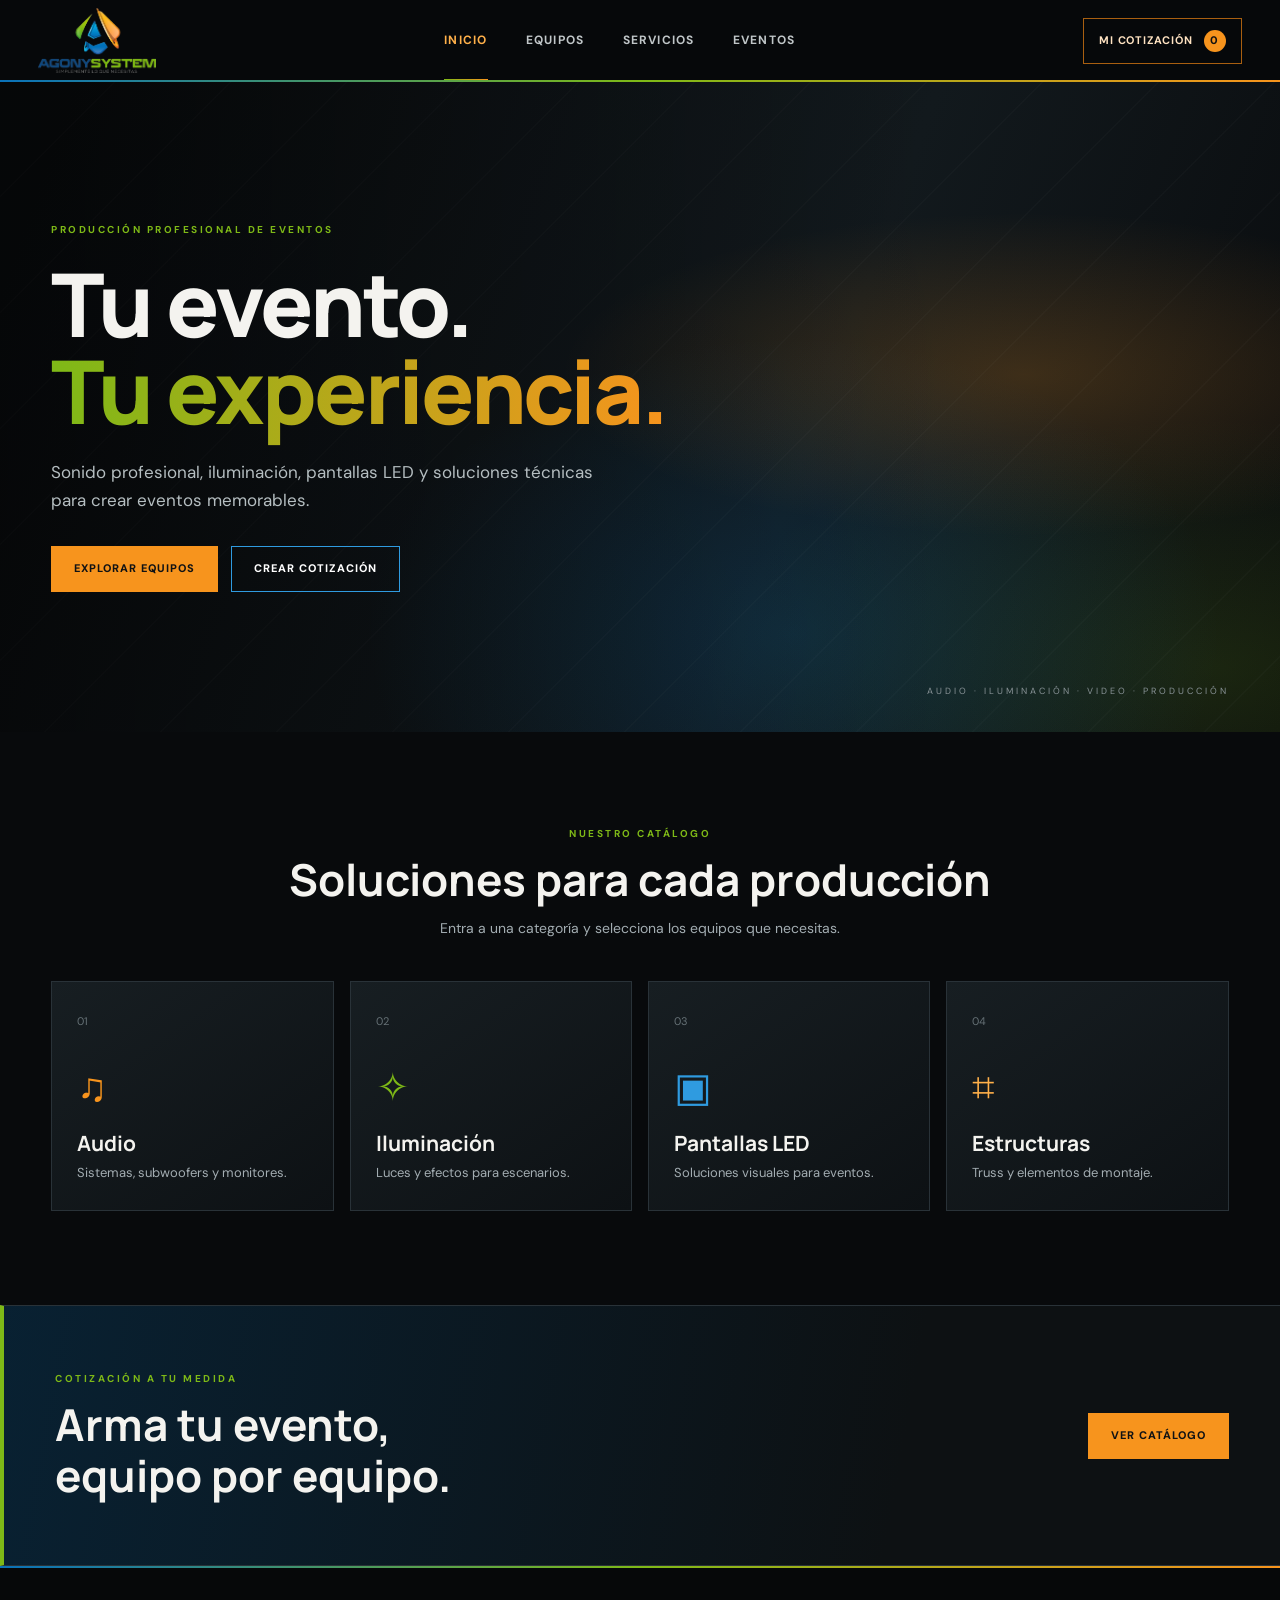
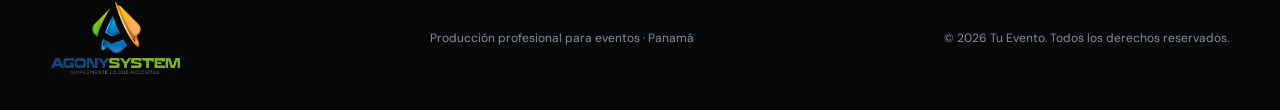
<file: index.html>
<!DOCTYPE html>
<html lang="es">
<head>
  <meta charset="UTF-8">
  <meta name="viewport" content="width=device-width, initial-scale=1.0">
  <meta name="description" content="Tu Evento: soluciones profesionales para eventos.">
  <title>Tu Evento | Inicio</title>
  <link rel="stylesheet" href="styles.css">
</head>
<body data-page="inicio">
  <header class="site-header">
    <div class="nav-wrap">
      <a class="brand" href="index.html" aria-label="Tu Evento, inicio">
        <img class="brand-logo" src="logo-agonysystem.png" alt="Agonysystem - Simplemente lo que necesitas">
      </a>
      <button class="nav-toggle" id="navToggle" aria-label="Abrir menú" aria-expanded="false">☰</button>
      <nav class="main-nav" id="mainNav">
        <a href="index.html" data-nav="inicio">Inicio</a>
        <a href="equipos.html" data-nav="equipos">Equipos</a>
        <a href="servicios.html" data-nav="servicios">Servicios</a>
        <a href="eventos.html" data-nav="eventos">Eventos</a>
      </nav>
      <a class="quote-link" href="cotizacion.html">Mi cotización <span class="cart-count" data-cart-count>0</span></a>
    </div>
  </header>

  <main>
    <section class="hero">
      <div class="hero-content container">
        <p class="eyebrow">PRODUCCIÓN PROFESIONAL DE EVENTOS</p>
        <h1>Tu evento.<br><em>Tu experiencia.</em></h1>
        <p class="hero-copy">Sonido profesional, iluminación, pantallas LED y soluciones técnicas para crear eventos memorables.</p>
        <div class="button-row">
          <a class="btn btn-gold" href="equipos.html">Explorar equipos</a>
          <a class="btn btn-outline" href="cotizacion.html">Crear cotización</a>
        </div>
      </div>
      <div class="hero-note">AUDIO · ILUMINACIÓN · VIDEO · PRODUCCIÓN</div>
    </section>

    <section class="section container">
      <div class="section-heading">
        <p class="eyebrow">NUESTRO CATÁLOGO</p>
        <h2>Soluciones para cada producción</h2>
        <p>Entra a una categoría y selecciona los equipos que necesitas.</p>
      </div>
      <div class="category-grid">
        <a class="category-tile" href="equipos.html?categoria=Audio"><span>01</span><div class="tile-icon">♫</div><h3>Audio</h3><p>Sistemas, subwoofers y monitores.</p></a>
        <a class="category-tile" href="equipos.html?categoria=Iluminación"><span>02</span><div class="tile-icon">✧</div><h3>Iluminación</h3><p>Luces y efectos para escenarios.</p></a>
        <a class="category-tile" href="equipos.html?categoria=Pantallas%20LED"><span>03</span><div class="tile-icon">▣</div><h3>Pantallas LED</h3><p>Soluciones visuales para eventos.</p></a>
        <a class="category-tile" href="equipos.html?categoria=Estructuras"><span>04</span><div class="tile-icon">⌗</div><h3>Estructuras</h3><p>Truss y elementos de montaje.</p></a>
      </div>
    </section>

    <section class="feature-band">
      <div class="container feature-inner">
        <div><p class="eyebrow">COTIZACIÓN A TU MEDIDA</p><h2>Arma tu evento,<br>equipo por equipo.</h2></div>
        <a class="btn btn-gold" href="equipos.html">Ver catálogo</a>
      </div>
    </section>
  </main>

  <footer class="footer"><div class="container footer-inner"><a class="brand" href="index.html"><img class="brand-logo" src="logo-agonysystem.png" alt="Agonysystem - Simplemente lo que necesitas"></a><p>Producción profesional para eventos · Panamá</p><small>© 2026 Tu Evento. Todos los derechos reservados.</small></div></footer>
  <script src="datos.js"></script><script src="app.js"></script>
</body>
</html>
</file>
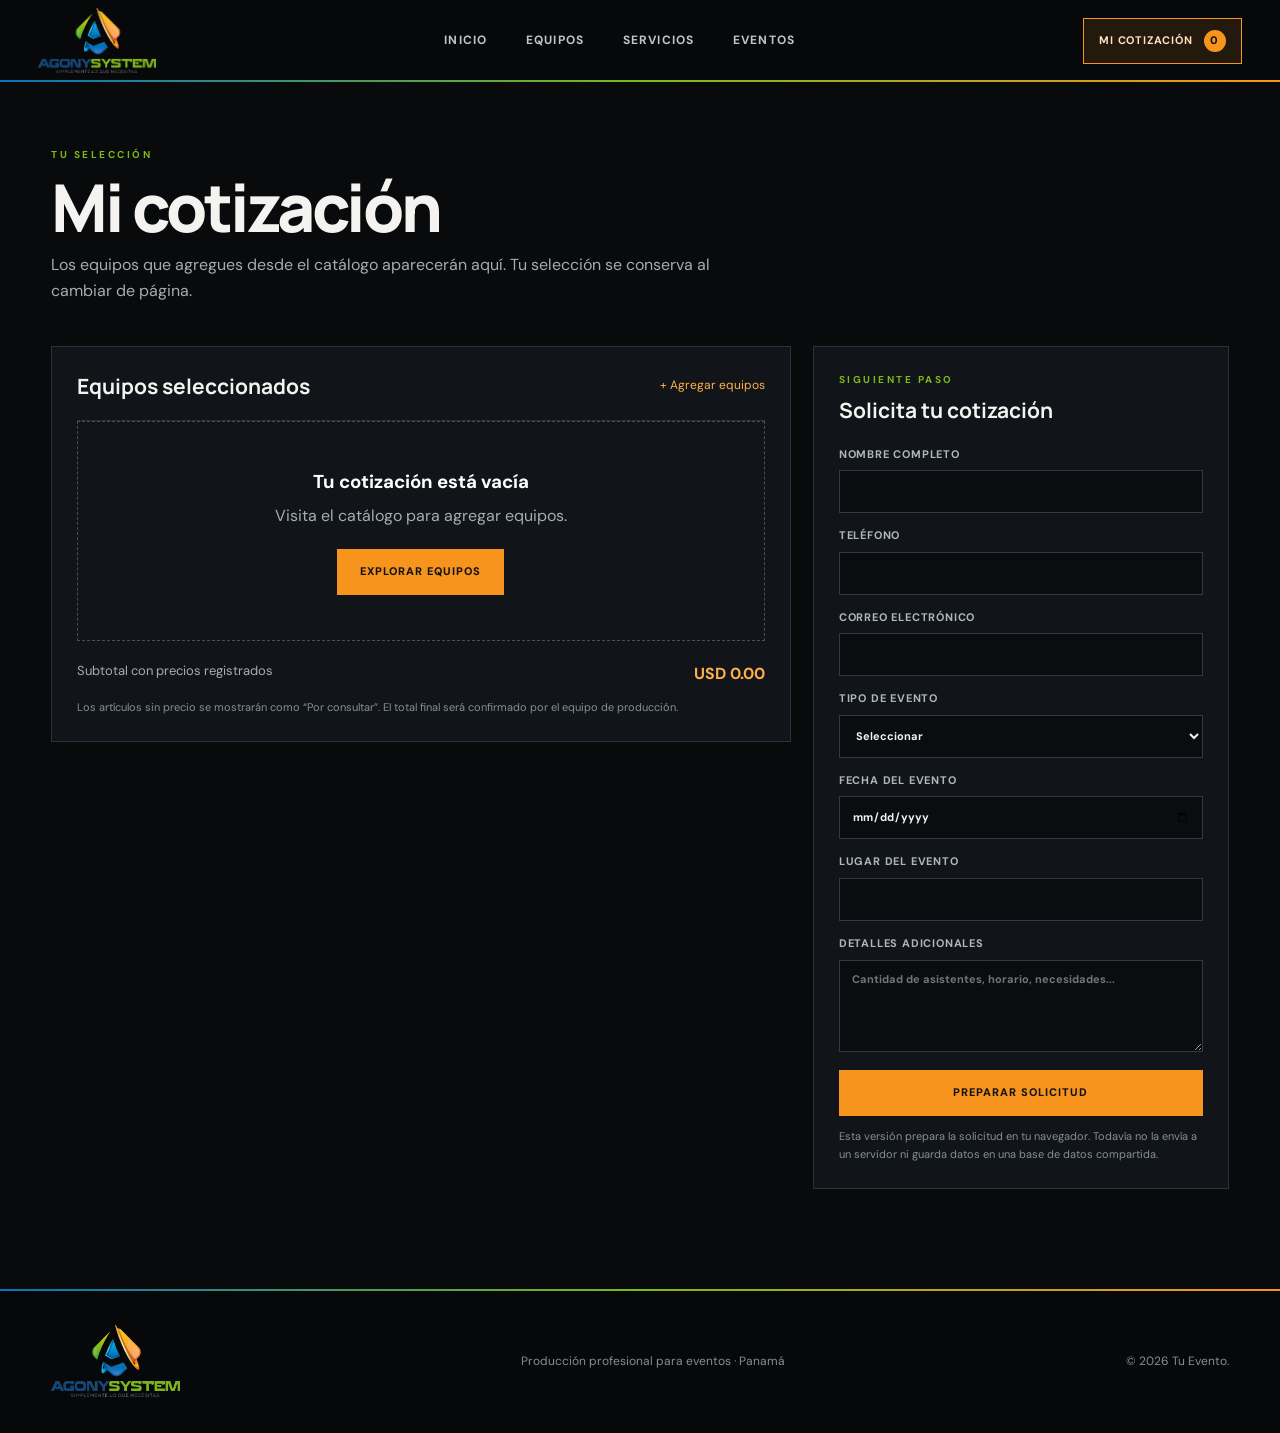
<file: cotizacion.html>
<!DOCTYPE html>
<html lang="es"><head><meta charset="UTF-8"><meta name="viewport" content="width=device-width, initial-scale=1.0"><title>Tu Evento | Mi cotización</title><link rel="stylesheet" href="styles.css"></head>
<body data-page="cotizacion">
<header class="site-header"><div class="nav-wrap"><a class="brand" href="index.html"><img class="brand-logo" src="logo-agonysystem.png" alt="Agonysystem - Simplemente lo que necesitas"></a><button class="nav-toggle" id="navToggle" aria-label="Abrir menú" aria-expanded="false">☰</button><nav class="main-nav" id="mainNav"><a href="index.html" data-nav="inicio">Inicio</a><a href="equipos.html" data-nav="equipos">Equipos</a><a href="servicios.html" data-nav="servicios">Servicios</a><a href="eventos.html" data-nav="eventos">Eventos</a></nav><a class="quote-link active-quote" href="cotizacion.html">Mi cotización <span class="cart-count" data-cart-count>0</span></a></div></header>
<main class="page-main container"><div class="page-heading"><p class="eyebrow">TU SELECCIÓN</p><h1>Mi cotización</h1><p>Los equipos que agregues desde el catálogo aparecerán aquí. Tu selección se conserva al cambiar de página.</p></div>
<div class="quote-layout"><section class="quote-box"><div class="quote-box-head"><h2>Equipos seleccionados</h2><a href="equipos.html" class="text-link">+ Agregar equipos</a></div><div id="quoteItems"></div><div class="quote-summary"><div><span>Subtotal con precios registrados</span><strong id="quoteSubtotal">$0.00</strong></div><p id="quoteNotice">Los artículos sin precio se mostrarán como “Por consultar”. El total final será confirmado por el equipo de producción.</p></div></section>
<aside class="request-box"><p class="eyebrow">SIGUIENTE PASO</p><h2>Solicita tu cotización</h2><form id="requestForm">
<label>Nombre completo<input name="nombre" required autocomplete="name"></label>
<label>Teléfono<input name="telefono" type="tel" required autocomplete="tel"></label>
<label>Correo electrónico<input name="correo" type="email" required autocomplete="email"></label>
<label>Tipo de evento<select name="tipoEvento" required><option value="">Seleccionar</option><option>Concierto</option><option>Boda</option><option>Corporativo</option><option>Escolar</option><option>Celebración</option><option>Otro</option></select></label>
<label>Fecha del evento<input name="fecha" type="date" required></label>
<label>Lugar del evento<input name="lugar" required></label>
<label>Detalles adicionales<textarea name="mensaje" rows="4" placeholder="Cantidad de asistentes, horario, necesidades..."></textarea></label>
<button class="btn btn-gold btn-block" type="submit">Preparar solicitud</button>
</form><p class="form-note">Esta versión prepara la solicitud en tu navegador. Todavía no la envía a un servidor ni guarda datos en una base de datos compartida.</p></aside></div>
</main><footer class="footer"><div class="container footer-inner"><a class="brand" href="index.html"><img class="brand-logo" src="logo-agonysystem.png" alt="Agonysystem - Simplemente lo que necesitas"></a><p>Producción profesional para eventos · Panamá</p><small>© 2026 Tu Evento.</small></div></footer><script src="datos.js"></script><script src="app.js"></script></body></html>
</file>
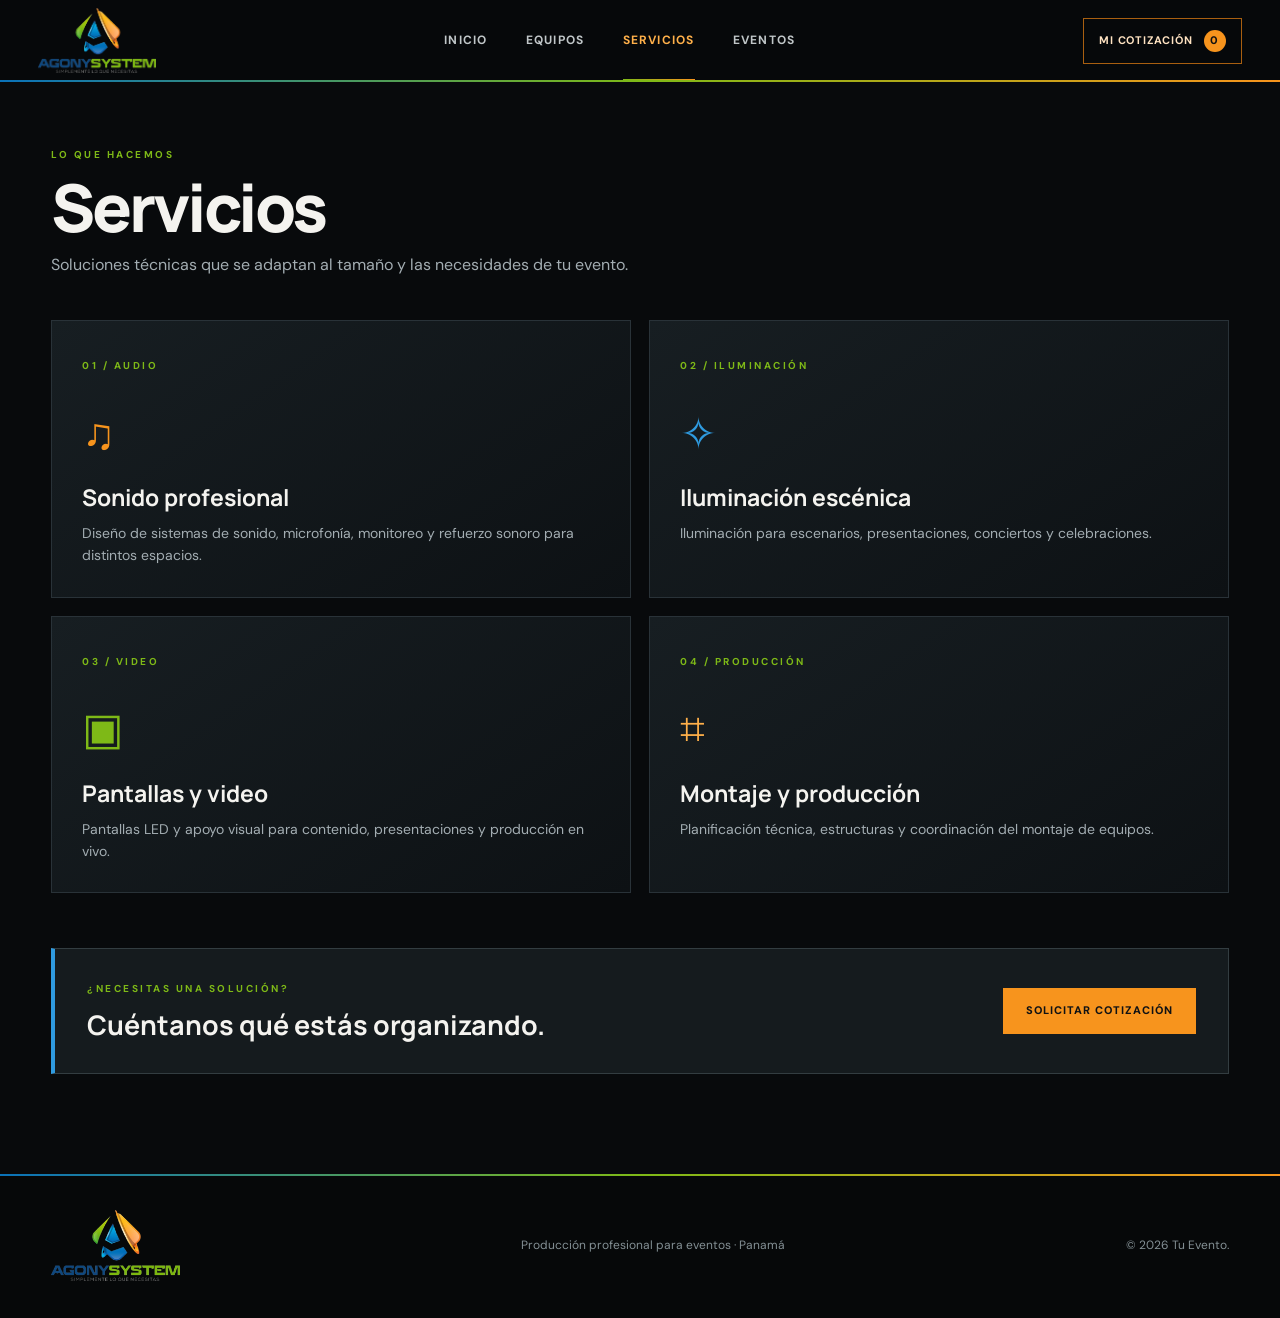
<file: servicios.html>
<!DOCTYPE html>
<html lang="es"><head><meta charset="UTF-8"><meta name="viewport" content="width=device-width, initial-scale=1.0"><title>Tu Evento | Servicios</title><link rel="stylesheet" href="styles.css"></head>
<body data-page="servicios">
<header class="site-header"><div class="nav-wrap"><a class="brand" href="index.html"><img class="brand-logo" src="logo-agonysystem.png" alt="Agonysystem - Simplemente lo que necesitas"></a><button class="nav-toggle" id="navToggle" aria-label="Abrir menú" aria-expanded="false">☰</button><nav class="main-nav" id="mainNav"><a href="index.html" data-nav="inicio">Inicio</a><a href="equipos.html" data-nav="equipos">Equipos</a><a href="servicios.html" data-nav="servicios">Servicios</a><a href="eventos.html" data-nav="eventos">Eventos</a></nav><a class="quote-link" href="cotizacion.html">Mi cotización <span class="cart-count" data-cart-count>0</span></a></div></header>
<main class="page-main container"><div class="page-heading"><p class="eyebrow">LO QUE HACEMOS</p><h1>Servicios</h1><p>Soluciones técnicas que se adaptan al tamaño y las necesidades de tu evento.</p></div>
<div class="service-grid">
<article class="info-card"><span class="card-index">01 / AUDIO</span><div class="large-icon">♫</div><h2>Sonido profesional</h2><p>Diseño de sistemas de sonido, microfonía, monitoreo y refuerzo sonoro para distintos espacios.</p></article>
<article class="info-card"><span class="card-index">02 / ILUMINACIÓN</span><div class="large-icon">✧</div><h2>Iluminación escénica</h2><p>Iluminación para escenarios, presentaciones, conciertos y celebraciones.</p></article>
<article class="info-card"><span class="card-index">03 / VIDEO</span><div class="large-icon">▣</div><h2>Pantallas y video</h2><p>Pantallas LED y apoyo visual para contenido, presentaciones y producción en vivo.</p></article>
<article class="info-card"><span class="card-index">04 / PRODUCCIÓN</span><div class="large-icon">⌗</div><h2>Montaje y producción</h2><p>Planificación técnica, estructuras y coordinación del montaje de equipos.</p></article>
</div><div class="callout"><div><p class="eyebrow">¿NECESITAS UNA SOLUCIÓN?</p><h2>Cuéntanos qué estás organizando.</h2></div><a class="btn btn-gold" href="cotizacion.html">Solicitar cotización</a></div>
</main><footer class="footer"><div class="container footer-inner"><a class="brand" href="index.html"><img class="brand-logo" src="logo-agonysystem.png" alt="Agonysystem - Simplemente lo que necesitas"></a><p>Producción profesional para eventos · Panamá</p><small>© 2026 Tu Evento.</small></div></footer><script src="datos.js"></script><script src="app.js"></script></body></html>
</file>
<file: styles.css>
@import url('https://fonts.googleapis.com/css2?family=DM+Sans:wght@400;500;600;700&family=Manrope:wght@400;500;600;700;800&display=swap');
:root{--bg:#080a0c;--panel:#111519;--panel2:#171d21;--line:#293238;--orange:#f7941d;--orange2:#ffb04a;--green:#7eb917;--blue:#0a72b9;--blue2:#2f9be0;--text:#f4f3ef;--muted:#a3adb2}
*{box-sizing:border-box;margin:0;padding:0}
html{scroll-behavior:smooth}
body{background:var(--bg);color:var(--text);font-family:'DM Sans',Arial,sans-serif;line-height:1.6}
a{color:inherit;text-decoration:none}button,input,select,textarea{font:inherit}button{cursor:pointer}
.container{width:min(1180px,92%);margin-inline:auto}
.site-header{height:82px;position:sticky;top:0;z-index:50;background:rgba(7,9,11,.94);border-bottom:1px solid rgba(255,255,255,.09);backdrop-filter:blur(16px)}
.nav-wrap{height:100%;width:min(1320px,94%);margin:auto;display:flex;align-items:center;justify-content:space-between;gap:28px}
.brand{display:flex;align-items:center;gap:11px;font:800 15px Manrope,sans-serif;letter-spacing:2px;white-space:nowrap}
.brand b{color:var(--orange)}
.brand-mark{width:39px;height:39px;display:grid;place-items:center;background:var(--orange);color:#111;font:800 13px Manrope;letter-spacing:0;border-radius:2px}
.main-nav{display:flex;align-items:center;gap:clamp(18px,3vw,42px);height:100%}
.main-nav a{height:100%;display:flex;align-items:center;position:relative;color:#c0c6c8;font-size:12px;font-weight:700;letter-spacing:1.2px;text-transform:uppercase;transition:.2s}
.main-nav a:hover,.main-nav a.active{color:var(--orange2)}
.main-nav a.active:after{content:"";position:absolute;bottom:0;left:0;right:0;height:2px;background:var(--orange)}
.quote-link{display:flex;align-items:center;gap:11px;border:1px solid #a85f10;padding:11px 15px;color:#ffe3c2;font-size:11px;font-weight:700;letter-spacing:.8px;text-transform:uppercase;white-space:nowrap;transition:.2s}
.quote-link:hover,.active-quote{background:rgba(247,148,29,.12);border-color:var(--orange)}
.cart-count{min-width:22px;height:22px;padding:0 5px;display:grid;place-items:center;border-radius:50%;background:var(--orange);color:#111;font-size:11px;font-weight:800}
.nav-toggle{display:none;background:none;color:#fff;border:0;font-size:28px}
.hero{min-height:650px;position:relative;display:flex;align-items:center;overflow:hidden;background:radial-gradient(ellipse at 80% 45%,rgba(247,148,29,.20),transparent 32%),radial-gradient(ellipse at 62% 85%,rgba(10,114,185,.22),transparent 38%),radial-gradient(ellipse at 95% 90%,rgba(126,185,23,.14),transparent 30%),linear-gradient(110deg,#080a0c 5%,#12191d 62%,#090b0d)}
.hero:after{content:"";position:absolute;inset:0;background:linear-gradient(90deg,rgba(0,0,0,.35),transparent 75%),repeating-linear-gradient(135deg,transparent 0 80px,rgba(255,255,255,.018) 81px 82px)}
.hero-content{position:relative;z-index:1;padding-block:100px}
.eyebrow,.card-index{color:var(--green);font-size:10px;font-weight:700;letter-spacing:2.5px;text-transform:uppercase}
.hero h1,.page-heading h1{font:800 clamp(48px,7vw,88px)/.99 Manrope,sans-serif;letter-spacing:-3px;margin:22px 0}
.hero h1 em{font-style:normal;color:var(--orange)}
.hero-copy{max-width:570px;color:#b5bec1;font-size:17px;margin:25px 0 32px}
.button-row{display:flex;gap:13px;flex-wrap:wrap}
.btn{display:inline-flex;align-items:center;justify-content:center;min-height:46px;padding:12px 22px;border:1px solid var(--orange);font-size:11px;font-weight:800;letter-spacing:1px;text-transform:uppercase;transition:.2s}
.btn-gold{background:var(--orange);color:#101214}.btn-gold:hover{background:var(--orange2);border-color:var(--orange2);transform:translateY(-1px)}
.btn-outline{background:transparent;color:#fff}.btn-outline:hover{background:rgba(247,148,29,.12)}
.hero-note{position:absolute;z-index:1;right:4%;bottom:34px;color:#899397;font-size:9px;letter-spacing:3px}
.section{padding-block:94px}
.section-heading{text-align:center;margin-bottom:42px}.section-heading h2,.feature-inner h2,.callout h2{font:700 clamp(28px,4vw,44px)/1.15 Manrope;margin:12px 0}.section-heading>p:last-child{color:var(--muted);font-size:14px}
.category-grid{display:grid;grid-template-columns:repeat(4,1fr);gap:16px}
.category-tile{position:relative;min-height:230px;padding:25px;background:linear-gradient(145deg,#171e22,#0d1114);border:1px solid var(--line);transition:.25s}
.category-tile:hover{border-color:var(--orange);transform:translateY(-5px);background:linear-gradient(145deg,#20272b,#101518)}
.category-tile>span{color:#667176;font-size:11px}.tile-icon{font-size:40px;color:var(--orange);margin:22px 0 10px}.category-tile h3{font:700 21px Manrope}.category-tile p{color:var(--muted);font-size:13px;margin-top:6px}
.feature-band{padding:65px 0;background:linear-gradient(100deg,#191d1f,#0d1113);border-block:1px solid var(--line)}
.feature-inner{display:flex;align-items:center;justify-content:space-between;gap:25px}.feature-inner h2{margin-bottom:0}
.footer{border-top:1px solid var(--line);padding:36px 0;background:#060809}.footer-inner{display:flex;align-items:center;justify-content:space-between;gap:20px;flex-wrap:wrap}.footer p,.footer small{color:#849095;font-size:12px}
.page-main{padding-block:65px 100px;min-height:calc(100vh - 190px)}
.page-heading{margin-bottom:42px}.page-heading h1{font-size:clamp(40px,6vw,66px);margin:12px 0}.page-heading>p:last-child{color:var(--muted);max-width:680px}
.filters{display:grid;grid-template-columns:1fr 1fr 2fr;gap:15px;padding:18px;background:var(--panel);border:1px solid var(--line);margin-bottom:18px}
.filters label,.request-box label{display:flex;flex-direction:column;gap:7px;color:#aeb8bb;font-size:11px;font-weight:700;letter-spacing:.8px;text-transform:uppercase}
.filters input,.filters select,.request-box input,.request-box select,.request-box textarea{width:100%;min-height:43px;padding:10px 12px;color:#f4f3ef;background:#090d0f;border:1px solid #303a3f;outline:none}
.filters input:focus,.filters select:focus,.request-box input:focus,.request-box select:focus,.request-box textarea:focus{border-color:var(--orange)}
.results-count{color:#879398;font-size:12px;margin:14px 0}
.product-grid{display:grid;grid-template-columns:repeat(3,1fr);gap:18px}
.product-card{background:var(--panel);border:1px solid var(--line);overflow:hidden;transition:.2s}.product-card:hover{border-color:#c27415;transform:translateY(-3px)}
.product-visual{height:205px;position:relative;display:grid;place-items:center;background:radial-gradient(circle,#303a3d,#111719 65%);color:var(--orange);font-size:78px}
.product-visual small{position:absolute;bottom:13px;left:16px;color:#c3c9c9;font-size:9px;letter-spacing:2px;text-transform:uppercase}
.product-content{padding:21px}.product-content h2{font:700 19px Manrope;margin:8px 0}.product-description{min-height:43px;color:var(--muted);font-size:12px}.product-meta{display:flex;gap:8px;flex-wrap:wrap;margin:17px 0}.product-meta span{padding:5px 8px;background:#20282c;color:#b8c1c3;font-size:10px}
.product-bottom{display:flex;align-items:center;justify-content:space-between;gap:12px;border-top:1px solid var(--line);padding-top:15px}.product-bottom strong{font-size:12px;color:var(--orange2)}.btn-small{min-height:35px;padding:8px 12px;font-size:9px}
.empty-state{grid-column:1/-1;padding:45px 20px;text-align:center;background:var(--panel);border:1px dashed #465157;color:var(--muted)}.empty-state h3{color:#fff;margin-bottom:7px}.empty-state .btn{margin-top:20px}
.service-grid{display:grid;grid-template-columns:repeat(2,1fr);gap:18px}.info-card{padding:30px;background:linear-gradient(145deg,#171e22,#0d1114);border:1px solid var(--line);min-height:260px}.large-icon{font-size:44px;color:var(--orange);margin:22px 0 12px}.info-card h2,.event-panel h2{font:700 23px Manrope;margin-bottom:9px}.info-card p,.event-panel p{color:var(--muted);font-size:14px;max-width:520px}
.event-grid{display:grid;grid-template-columns:repeat(2,1fr);gap:18px}.event-panel{min-height:235px;padding:30px;display:flex;align-items:center;gap:25px;border:1px solid var(--line);background:radial-gradient(circle at 85% 20%,rgba(247,148,29,.13),transparent 40%),#12181b}.event-symbol{flex:0 0 80px;height:80px;display:grid;place-items:center;background:#20282c;color:var(--orange);font-size:42px}
.callout{margin-top:55px;padding:32px;background:#151b1e;border:1px solid #333d41;display:flex;align-items:center;justify-content:space-between;gap:25px}.callout h2{font-size:27px;margin-bottom:0}
.quote-layout{display:grid;grid-template-columns:minmax(0,1.6fr) minmax(300px,.9fr);gap:22px;align-items:start}
.quote-box,.request-box{background:var(--panel);border:1px solid var(--line);padding:25px}.quote-box-head{display:flex;align-items:center;justify-content:space-between;gap:15px;padding-bottom:20px;border-bottom:1px solid var(--line)}.quote-box-head h2,.request-box h2{font:700 21px Manrope}.text-link{color:var(--orange2);font-size:12px}
.quote-row{display:grid;grid-template-columns:58px minmax(0,1fr) auto auto;align-items:center;gap:14px;padding:17px 0;border-bottom:1px solid var(--line)}.quote-product-icon{height:55px;display:grid;place-items:center;background:#20282c;color:var(--orange);font-size:27px}.quote-product-info h3{font-size:14px}.quote-product-info p{color:var(--muted);font-size:11px}
.quantity-control{display:flex;align-items:center;gap:9px}.quantity-control button{width:27px;height:27px;border:1px solid #465157;background:#1b2327;color:white}.quantity-control strong{min-width:14px;text-align:center}.remove-button{border:0;background:none;color:#d18b80;font-size:11px}
.quote-summary{padding-top:20px}.quote-summary>div{display:flex;justify-content:space-between;gap:15px}.quote-summary>div span{color:var(--muted);font-size:13px}.quote-summary>div strong{color:var(--orange2)}.quote-summary p,.form-note{color:#849095;font-size:11px;margin-top:12px}
.request-box .eyebrow{margin-bottom:8px}.request-box h2{margin-bottom:22px}.request-box form{display:grid;gap:14px}.request-box textarea{resize:vertical}.btn-block{width:100%;margin-top:4px}
@media(max-width:900px){.nav-wrap{gap:15px}.main-nav{gap:17px}.main-nav a{font-size:10px}.quote-link{padding:9px;font-size:9px}.category-grid{grid-template-columns:repeat(2,1fr)}.product-grid{grid-template-columns:repeat(2,1fr)}.quote-layout{grid-template-columns:1fr}}
@media(max-width:650px){.site-header{height:70px}.nav-toggle{display:block;margin-left:auto}.main-nav{display:none;position:absolute;top:69px;left:0;right:0;height:auto;padding:12px 5% 20px;background:#0b0f11;border-bottom:1px solid var(--line);flex-direction:column;align-items:stretch;gap:0}.main-nav.open{display:flex}.main-nav a{height:auto;padding:13px 4px;border-bottom:1px solid #20282c;font-size:11px}.main-nav a.active:after{display:none}.quote-link{font-size:0;padding:8px 10px;gap:5px}.cart-count{font-size:11px}.hero{min-height:570px}.hero-content{padding-block:75px}.hero h1{letter-spacing:-2px}.hero-copy{font-size:15px}.hero-note{font-size:8px;left:4%;right:auto}.section{padding-block:65px}.category-grid,.product-grid,.service-grid,.event-grid{grid-template-columns:1fr}.category-tile{min-height:190px}.feature-inner,.callout{align-items:flex-start;flex-direction:column}.filters{grid-template-columns:1fr}.page-main{padding-top:45px}.quote-box,.request-box{padding:18px}.quote-row{grid-template-columns:48px minmax(0,1fr) auto;gap:9px}.quote-product-icon{height:48px}.remove-button{grid-column:2/-1;text-align:right}.quote-box-head{align-items:flex-start}.footer-inner{align-items:flex-start;flex-direction:column}}

/* Especificaciones técnicas de los productos */
.spec-list{margin:13px 0 16px 17px;padding:0;color:#aeb8bb;font-size:11px;line-height:1.75}
.spec-list li{padding-left:2px}
.spec-pending{min-height:18px;margin:13px 0 16px;color:#879398;font-size:10px;font-style:italic}
.product-description{min-height:0}

/* Logo oficial Agonysystem: sustituye el identificador anterior del encabezado y pie */
.brand{display:flex;align-items:center;gap:0;min-width:0}
.brand-logo{display:block;width:clamp(145px,17vw,190px);height:58px;object-fit:contain;object-position:left center}
@media(max-width:650px){.brand-logo{width:132px;height:48px}}

/* Paleta del logo Agonysystem: azul, verde y naranja */
.site-header:after{content:"";position:absolute;left:0;right:0;bottom:-1px;height:2px;background:linear-gradient(90deg,var(--blue),var(--green) 50%,var(--orange))}
.brand-logo{width:auto;height:66px;max-width:none}.footer .brand-logo{height:72px}
@media(max-width:650px){.brand-logo{width:auto;height:52px}.footer .brand-logo{height:60px}}
.hero h1 em{background:linear-gradient(90deg,var(--green),var(--orange));-webkit-background-clip:text;background-clip:text;color:transparent}
.category-tile:nth-child(1) .tile-icon{color:var(--orange)}
.category-tile:nth-child(2) .tile-icon{color:var(--green)}
.category-tile:nth-child(3) .tile-icon{color:var(--blue2)}
.category-tile:nth-child(4) .tile-icon{color:var(--orange2)}
.category-tile:nth-child(2):hover{border-color:var(--green)}
.category-tile:nth-child(3):hover{border-color:var(--blue2)}
.feature-band{border-left:4px solid var(--green);background:linear-gradient(100deg,rgba(10,114,185,.22),#0d1113 70%)}
.callout{border-left:4px solid var(--blue2)}
.service-grid .info-card:nth-child(1) .large-icon,.event-grid .event-panel:nth-child(1) .event-symbol{color:var(--orange)}
.service-grid .info-card:nth-child(2) .large-icon,.event-grid .event-panel:nth-child(2) .event-symbol{color:var(--blue2)}
.service-grid .info-card:nth-child(3) .large-icon,.event-grid .event-panel:nth-child(3) .event-symbol{color:var(--green)}
.service-grid .info-card:nth-child(4) .large-icon,.event-grid .event-panel:nth-child(4) .event-symbol{color:var(--orange2)}
.btn-outline{border-color:var(--blue2)}.btn-outline:hover{background:rgba(10,114,185,.25)}
.product-meta span{background:rgba(10,114,185,.18);color:#9fd0f2}
.main-nav a.active:after{background:linear-gradient(90deg,var(--green),var(--orange))}
.filters input:focus,.filters select:focus,.request-box input:focus,.request-box select:focus,.request-box textarea:focus{border-color:var(--blue2)}
.footer{border-top:0;position:relative}.footer:before{content:"";position:absolute;left:0;right:0;top:0;height:2px;background:linear-gradient(90deg,var(--blue),var(--green) 50%,var(--orange))}

/* Eventos: video/foto de fondo en cada tarjeta */
.event-panel{position:relative;overflow:hidden;isolation:isolate;min-height:300px;align-items:flex-end;background:#12181b}
.event-media{position:absolute;inset:0;width:100%;height:100%;object-fit:cover;z-index:-2;background:#12181b}
.event-panel:after{content:"";position:absolute;inset:0;z-index:-1;background:linear-gradient(0deg,rgba(8,10,12,.94) 0%,rgba(8,10,12,.62) 48%,rgba(8,10,12,.12) 100%)}
.event-panel .event-symbol{background:rgba(8,10,12,.62);border:1px solid rgba(255,255,255,.14);backdrop-filter:blur(6px)}
.event-panel p{color:#d3dadc}
.event-text{min-width:0}
@media(max-width:650px){.event-panel{min-height:280px}}

/* Fotos de equipos (con ícono como respaldo si falta la imagen) */
.product-visual{overflow:hidden}
.product-photo{position:absolute;inset:0;width:100%;height:100%;object-fit:contain;padding:14px;background:#eef1f2}
.product-visual:has(.product-photo) small{z-index:1;background:rgba(8,10,12,.78);padding:3px 8px}
.quote-product-icon{position:relative;overflow:hidden}
.quote-product-icon .product-photo{padding:3px}
</file>
